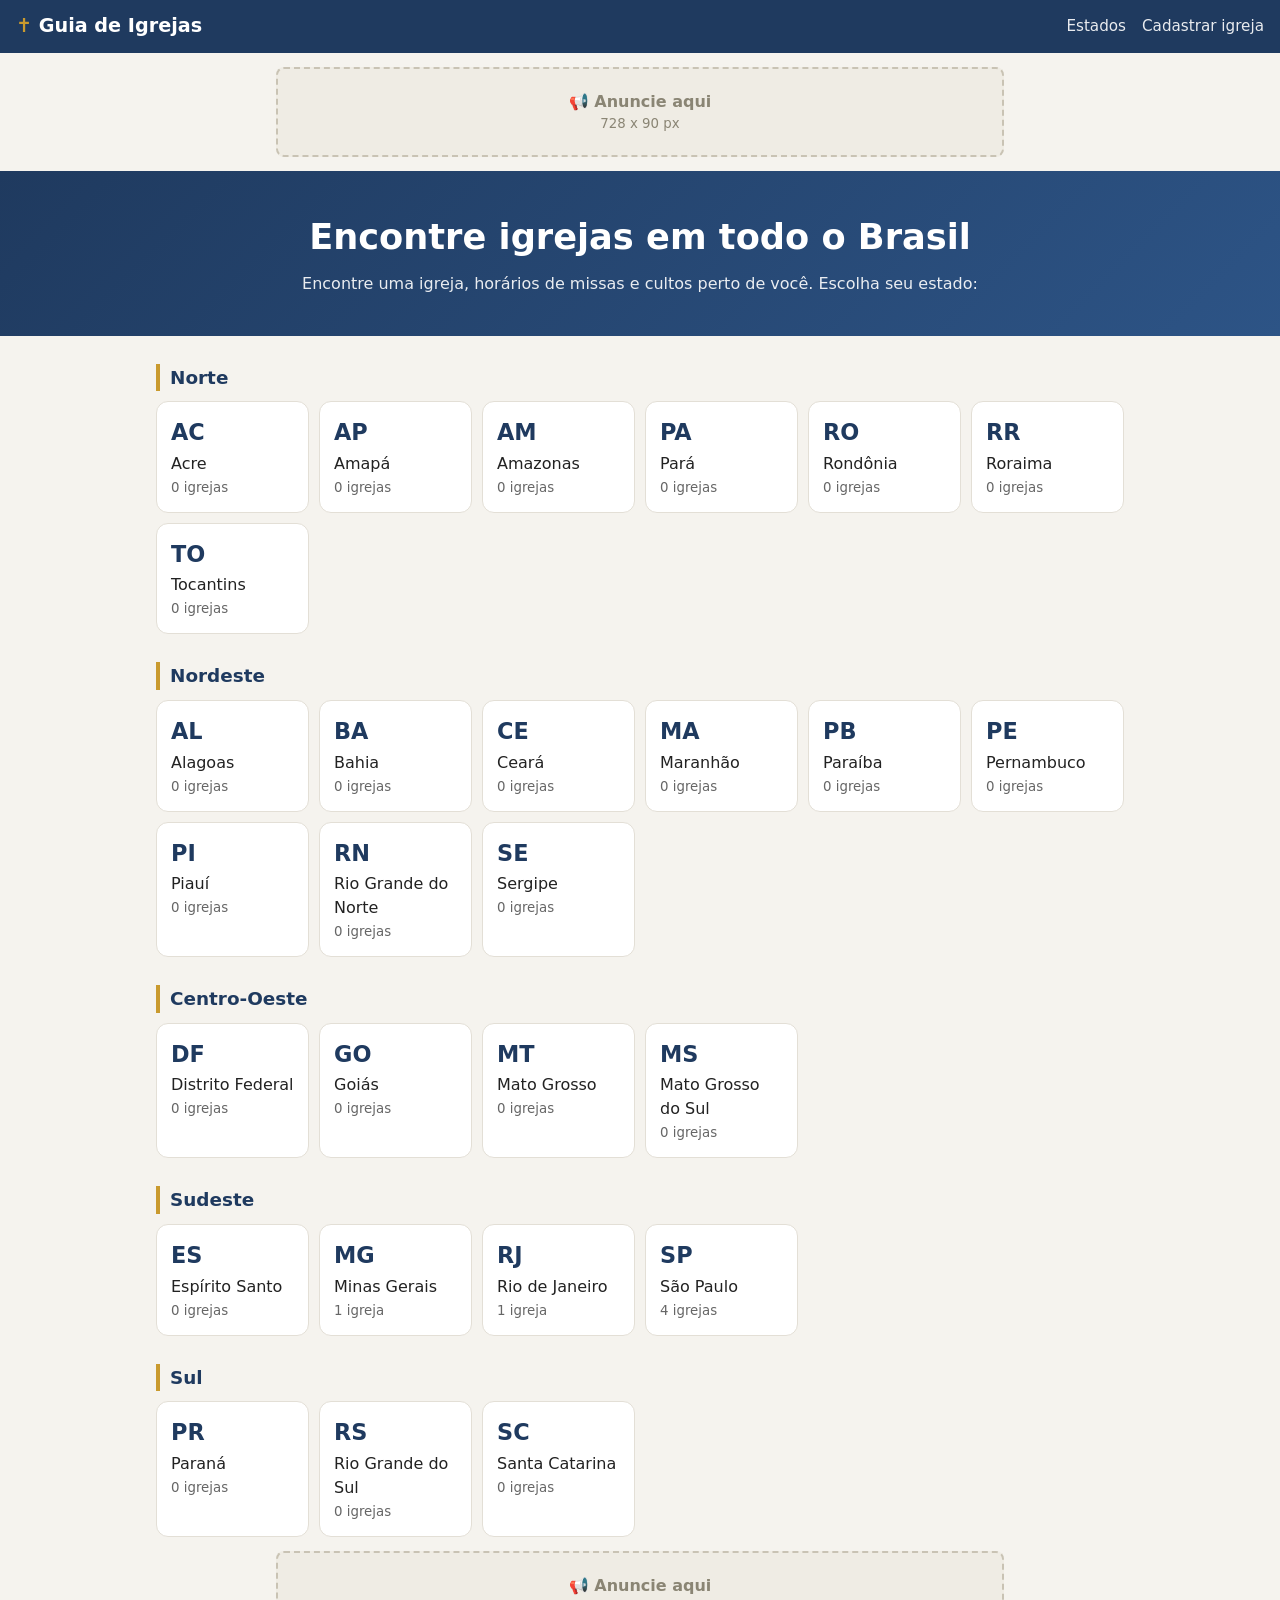
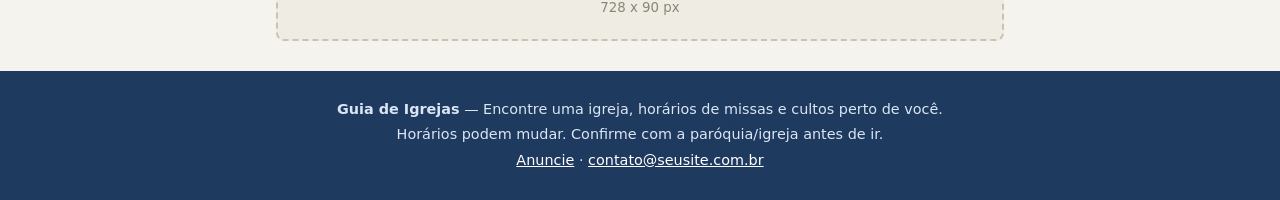
<file: index.html>
<!doctype html>
<html lang="pt-BR">
<head>
<meta charset="utf-8">
<meta name="viewport" content="width=device-width, initial-scale=1">
<meta name="description" content="Encontre igrejas, horários de missas e cultos em todo o Brasil, por estado, região e diocese.">
<link rel="stylesheet" href="style.css">
</head>
<body data-page="inicio">
<div id="topo"></div>
<main id="app"></main>
<div id="rodape"></div>
<script src="dados.js"></script>
<script src="app.js"></script>
</body>
</html>
</file>
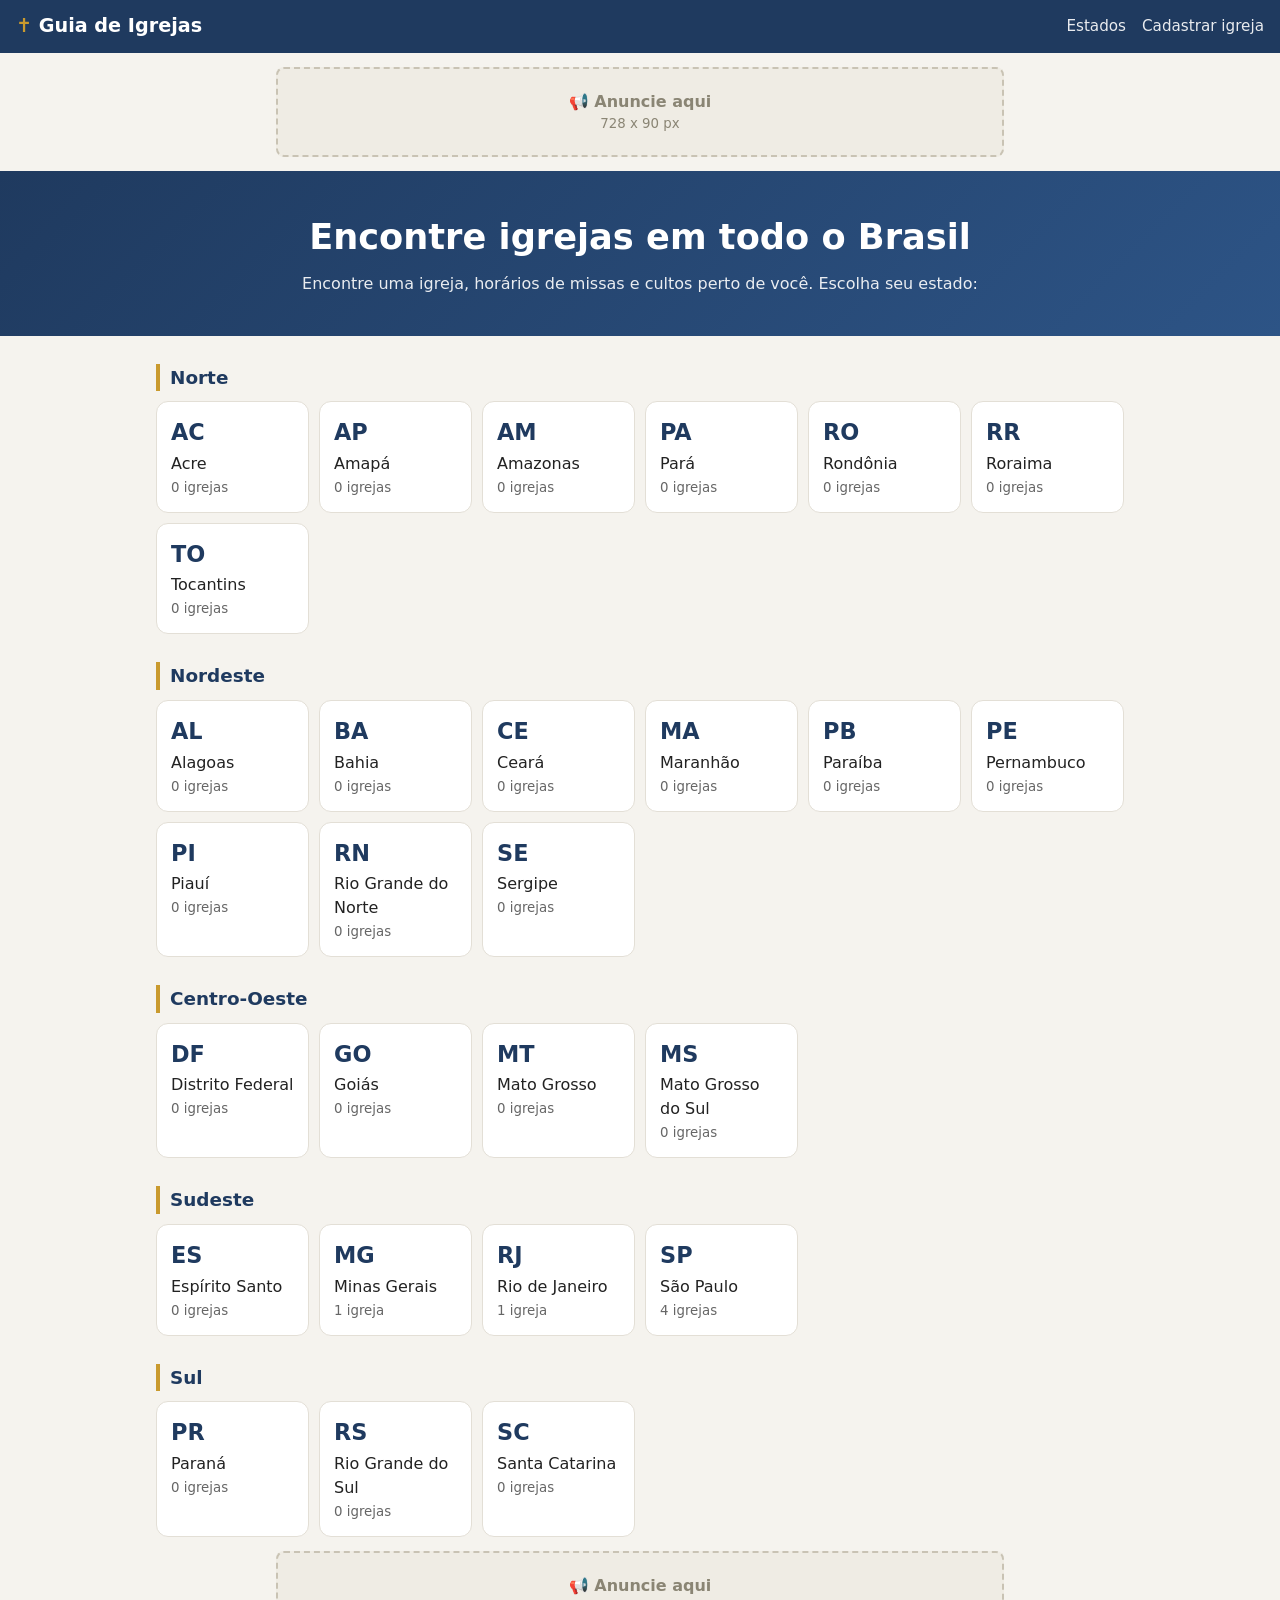
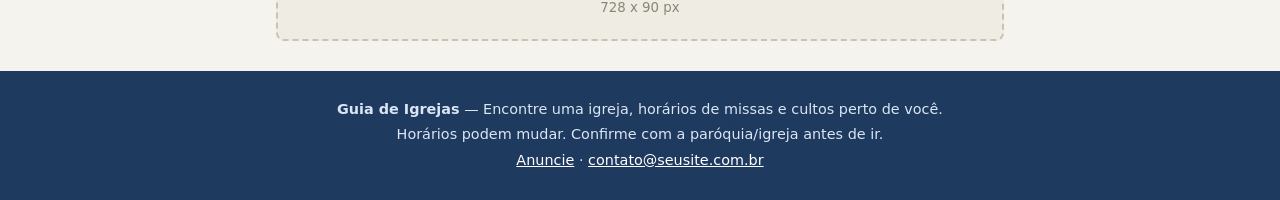
<file: estado.html>
<!doctype html>
<html lang="pt-BR">
<head>
<meta charset="utf-8">
<meta name="viewport" content="width=device-width, initial-scale=1">
<link rel="stylesheet" href="style.css">
</head>
<body data-page="estado">
<div id="topo"></div>
<main id="app"></main>
<div id="rodape"></div>
<script src="dados.js"></script>
<script src="app.js"></script>
</body>
</html>
</file>
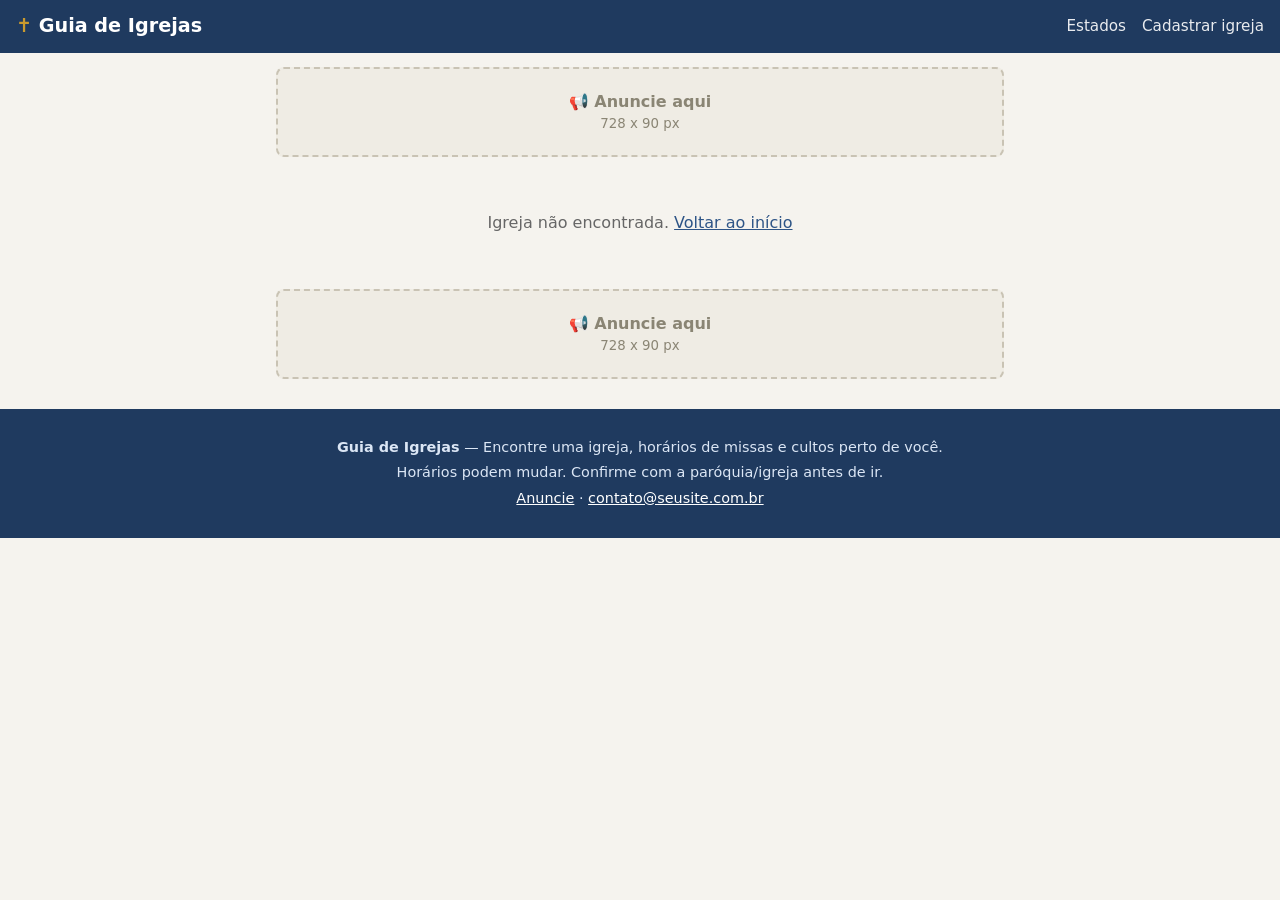
<file: igreja.html>
<!doctype html>
<html lang="pt-BR">
<head>
<meta charset="utf-8">
<meta name="viewport" content="width=device-width, initial-scale=1">
<link rel="stylesheet" href="style.css">
</head>
<body data-page="igreja">
<div id="topo"></div>
<main id="app"></main>
<div id="rodape"></div>
<script src="dados.js"></script>
<script src="app.js"></script>
</body>
</html>
</file>
<file: style.css>
:root{
  --azul:#1f3a5f; --azul2:#2d5486; --dourado:#c99a2e; --fundo:#f5f3ee; --card:#fff;
  --texto:#222; --suave:#666; --borda:#e3dfd6; --raio:12px;
}
*{box-sizing:border-box}
body{margin:0;font-family:system-ui,-apple-system,"Segoe UI",Roboto,sans-serif;background:var(--fundo);color:var(--texto);line-height:1.5}
a{color:var(--azul2)}
.wrap{max-width:1000px;margin:0 auto;padding:0 16px}

.header{background:var(--azul);color:#fff;display:flex;justify-content:space-between;align-items:center;padding:12px 16px;flex-wrap:wrap;gap:8px}
.header a{color:#fff;text-decoration:none}
.logo{font-weight:700;font-size:1.2rem}
.cruz{color:var(--dourado)}
.header nav a{margin-left:16px;font-size:.95rem;opacity:.9}
.header nav a:hover{opacity:1;text-decoration:underline}

.hero{background:linear-gradient(135deg,var(--azul),var(--azul2));color:#fff;text-align:center;padding:40px 16px}
.hero h1{margin:0 0 8px;font-size:clamp(1.5rem,4vw,2.2rem)}
.hero p{margin:0;opacity:.9}
.hero.pequeno{text-align:left;padding:22px 0}
.hero.pequeno .migalha,.hero.pequeno .migalha a{color:#dbe6f5}

.migalha{font-size:.9rem;color:var(--suave);margin:16px 0}

.macro{margin:28px 0 10px;color:var(--azul);border-left:4px solid var(--dourado);padding-left:10px;font-size:1.15rem}
.grid-estados{display:grid;grid-template-columns:repeat(auto-fill,minmax(150px,1fr));gap:10px}
.card-estado{background:var(--card);border:1px solid var(--borda);border-radius:var(--raio);padding:14px;text-decoration:none;color:var(--texto);display:flex;flex-direction:column;gap:2px;transition:.15s}
.card-estado:hover{transform:translateY(-2px);box-shadow:0 6px 16px rgba(0,0,0,.1);border-color:var(--dourado)}
.card-estado .uf{font-weight:800;font-size:1.4rem;color:var(--azul)}
.card-estado small{color:var(--suave)}

.filtros{display:flex;gap:10px;margin:18px 0 10px;flex-wrap:wrap}
.filtros input,.filtros select{padding:12px;border:1px solid var(--borda);border-radius:10px;font-size:1rem;background:#fff;flex:1;min-width:200px}
.chips{display:flex;flex-wrap:wrap;gap:8px;margin:8px 0}
.chip{border:1px solid var(--borda);background:#fff;border-radius:999px;padding:8px 14px;cursor:pointer;font-size:.9rem}
.chip:hover{border-color:var(--azul2)}
.chip.ativo{background:var(--azul);color:#fff;border-color:var(--azul)}
.contagem{color:var(--suave);font-size:.9rem;margin:14px 0 8px}

.card-igreja{display:flex;gap:14px;background:var(--card);border:1px solid var(--borda);border-radius:var(--raio);padding:12px;margin-bottom:12px;text-decoration:none;color:var(--texto);transition:.15s}
.card-igreja:hover{box-shadow:0 6px 16px rgba(0,0,0,.1);border-color:var(--azul2)}
.card-igreja.destaque{border:2px solid var(--dourado);background:#fffaf0}
.card-igreja .foto{width:96px;height:96px;flex:none;border-radius:10px;background:#e8edf5;display:flex;align-items:center;justify-content:center;font-size:2.4rem;overflow:hidden}
.card-igreja .foto img{width:100%;height:100%;object-fit:cover}
.card-igreja h3{margin:2px 0 4px;font-size:1.05rem;color:var(--azul)}
.card-igreja p{margin:2px 0;font-size:.9rem}
.card-igreja .dio{color:var(--suave)}
.selo{background:var(--dourado);color:#fff;font-size:.7rem;font-weight:700;padding:2px 8px;border-radius:999px;text-transform:uppercase}

.banner{display:flex;align-items:center;justify-content:center;margin:14px auto;max-width:100%;text-decoration:none;overflow:hidden;border-radius:8px}
.banner img{max-width:100%;height:auto;display:block}
.banner.vazio{flex-direction:column;border:2px dashed #c9c3b4;background:#efece4;color:#8a8574;padding:14px;text-align:center}
.banner.vazio span{font-weight:700}
.banner-topo,.banner-lista,.banner-rodape{max-width:728px;min-height:90px}
.banner-lateral{max-width:300px;min-height:250px;margin:0}

.detalhe{display:grid;grid-template-columns:1fr 300px;gap:24px;align-items:start}
.detalhe article{background:#fff;border:1px solid var(--borda);border-radius:var(--raio);padding:20px}
.capa{height:200px;background:#e8edf5;border-radius:10px;display:flex;align-items:center;justify-content:center;font-size:4rem;overflow:hidden;margin-bottom:14px}
.capa img{width:100%;height:100%;object-fit:cover}
.detalhe h1{margin:0;color:var(--azul)}
.detalhe h2{color:var(--azul);margin:24px 0 8px;font-size:1.1rem}
.dio{color:var(--suave)}
.dados{list-style:none;padding:0;margin:12px 0}
.dados li{margin:6px 0}
.acoes{display:flex;gap:10px;flex-wrap:wrap}
.btn{background:var(--azul);color:#fff;text-decoration:none;padding:11px 16px;border-radius:10px;font-weight:600;font-size:.95rem}
.btn.sec{background:#25a244}
.btn:hover{opacity:.9}
.horarios{width:100%;border-collapse:collapse}
.horarios th{text-align:left;padding:10px 8px;width:38%;border-bottom:1px solid var(--borda);vertical-align:top}
.horarios td{padding:8px;border-bottom:1px solid var(--borda)}
.hora{display:inline-block;background:#eef3fa;color:var(--azul);border-radius:8px;padding:4px 10px;margin:2px 4px 2px 0;font-weight:600}
.aviso{font-size:.85rem;color:var(--suave);margin-top:20px}

.vazio-msg{text-align:center;padding:40px 16px;color:var(--suave)}
.footer{background:var(--azul);color:#dbe6f5;text-align:center;padding:24px 16px;margin-top:30px;font-size:.9rem}
.footer a{color:#fff}
.footer p{margin:4px 0}

@media (max-width:760px){
  .detalhe{grid-template-columns:1fr}
  .banner-lateral{margin:0 auto}
  .card-igreja .foto{width:76px;height:76px;font-size:2rem}
  .header nav a{margin-left:0;margin-right:14px}
}
</file>
